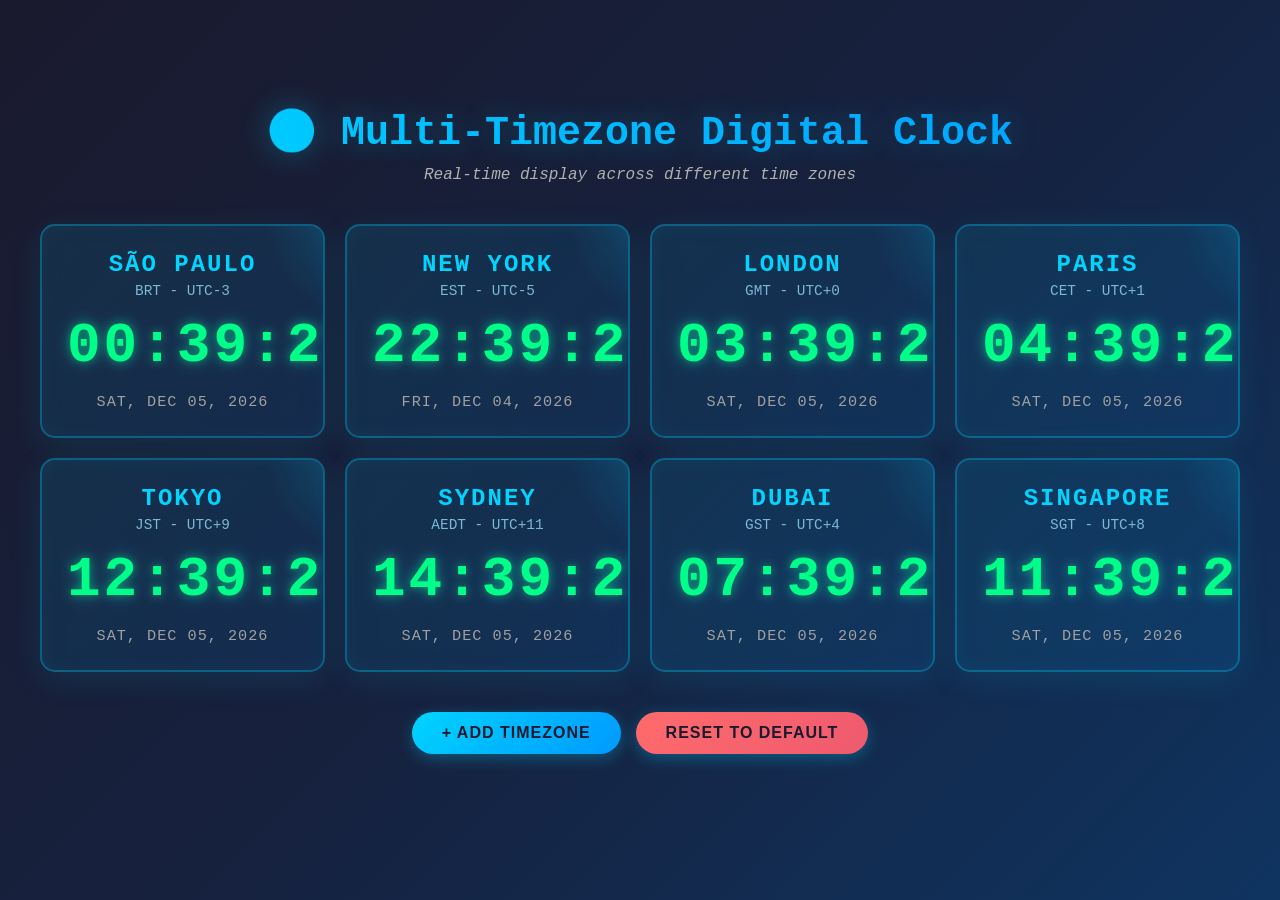
<file: clock-index.html>
<!DOCTYPE html>
<html lang="en">
<head>
    <meta charset="UTF-8">
    <meta name="viewport" content="width=device-width, initial-scale=1.0">
    <title>Digital Multi-Timezone Clock</title>
    <link rel="stylesheet" href="clock-style.css">
</head>
<body>
    <div class="container">
        <h1>🌍 Multi-Timezone Digital Clock</h1>
        <p class="subtitle">Real-time display across different time zones</p>
        
        <div class="clock-grid">
            <!-- São Paulo, Brazil -->
            <div class="clock-card">
                <div class="timezone-name">São Paulo</div>
                <div class="timezone-code">BRT - UTC-3</div>
                <div class="digital-time" id="clock-brasilia">00:00:00</div>
                <div class="date" id="date-brasilia">Loading...</div>
            </div>

            <!-- New York, USA -->
            <div class="clock-card">
                <div class="timezone-name">New York</div>
                <div class="timezone-code">EST - UTC-5</div>
                <div class="digital-time" id="clock-newyork">00:00:00</div>
                <div class="date" id="date-newyork">Loading...</div>
            </div>

            <!-- London, UK -->
            <div class="clock-card">
                <div class="timezone-name">London</div>
                <div class="timezone-code">GMT - UTC+0</div>
                <div class="digital-time" id="clock-london">00:00:00</div>
                <div class="date" id="date-london">Loading...</div>
            </div>

            <!-- Paris, France -->
            <div class="clock-card">
                <div class="timezone-name">Paris</div>
                <div class="timezone-code">CET - UTC+1</div>
                <div class="digital-time" id="clock-paris">00:00:00</div>
                <div class="date" id="date-paris">Loading...</div>
            </div>

            <!-- Tokyo, Japan -->
            <div class="clock-card">
                <div class="timezone-name">Tokyo</div>
                <div class="timezone-code">JST - UTC+9</div>
                <div class="digital-time" id="clock-tokyo">00:00:00</div>
                <div class="date" id="date-tokyo">Loading...</div>
            </div>

            <!-- Sydney, Australia -->
            <div class="clock-card">
                <div class="timezone-name">Sydney</div>
                <div class="timezone-code">AEDT - UTC+11</div>
                <div class="digital-time" id="clock-sydney">00:00:00</div>
                <div class="date" id="date-sydney">Loading...</div>
            </div>

            <!-- Dubai, UAE -->
            <div class="clock-card">
                <div class="timezone-name">Dubai</div>
                <div class="timezone-code">GST - UTC+4</div>
                <div class="digital-time" id="clock-dubai">00:00:00</div>
                <div class="date" id="date-dubai">Loading...</div>
            </div>

            <!-- Singapore -->
            <div class="clock-card">
                <div class="timezone-name">Singapore</div>
                <div class="timezone-code">SGT - UTC+8</div>
                <div class="digital-time" id="clock-singapore">00:00:00</div>
                <div class="date" id="date-singapore">Loading...</div>
            </div>
        </div>

        <div class="controls">
            <button id="add-timezone-btn" class="btn">+ Add Timezone</button>
            <button id="reset-btn" class="btn btn-secondary">Reset to Default</button>
        </div>

        <div id="custom-timezone-modal" class="modal">
            <div class="modal-content">
                <span class="close">&times;</span>
                <h2>Add Custom Timezone</h2>
                <input type="text" id="timezone-input" placeholder="e.g., America/Los_Angeles">
                <input type="text" id="timezone-label" placeholder="e.g., Los Angeles">
                <button id="add-custom-btn" class="btn">Add</button>
                <p class="info-text">Use IANA timezone identifiers (e.g., Europe/Berlin, Asia/Bangkok)</p>
            </div>
        </div>
    </div>

    <script src="clock-script.js"></script>
</body>
</html>
</file>
<file: clock-style.css>
* {
    margin: 0;
    padding: 0;
    box-sizing: border-box;
}

body {
    font-family: 'Courier New', monospace;
    background: linear-gradient(135deg, #1a1a2e 0%, #16213e 50%, #0f3460 100%);
    min-height: 100vh;
    display: flex;
    justify-content: center;
    align-items: center;
    padding: 20px;
    color: #fff;
}

.container {
    max-width: 1200px;
    width: 100%;
}

h1 {
    font-size: 2.5em;
    text-align: center;
    margin-bottom: 10px;
    background: linear-gradient(45deg, #00d4ff, #0099ff);
    -webkit-background-clip: text;
    -webkit-text-fill-color: transparent;
    background-clip: text;
    text-shadow: 0 0 30px rgba(0, 212, 255, 0.3);
}

.subtitle {
    text-align: center;
    color: #b0b0b0;
    font-size: 1em;
    margin-bottom: 40px;
    font-style: italic;
}

.clock-grid {
    display: grid;
    grid-template-columns: repeat(auto-fit, minmax(280px, 1fr));
    gap: 20px;
    margin-bottom: 40px;
}

.clock-card {
    background: linear-gradient(135deg, rgba(0, 212, 255, 0.1) 0%, rgba(0, 153, 255, 0.1) 100%);
    border: 2px solid rgba(0, 212, 255, 0.3);
    border-radius: 15px;
    padding: 25px;
    text-align: center;
    backdrop-filter: blur(10px);
    transition: all 0.3s ease;
    box-shadow: 0 8px 32px rgba(0, 212, 255, 0.1), inset 0 0 20px rgba(0, 212, 255, 0.05);
    position: relative;
    overflow: hidden;
}

.clock-card::before {
    content: '';
    position: absolute;
    top: -50%;
    right: -50%;
    width: 200px;
    height: 200px;
    background: radial-gradient(circle, rgba(0, 212, 255, 0.2) 0%, transparent 70%);
    animation: pulse 3s ease-in-out infinite;
}

@keyframes pulse {
    0%, 100% {
        transform: scale(1);
        opacity: 0.5;
    }
    50% {
        transform: scale(1.1);
        opacity: 0.8;
    }
}

.clock-card:hover {
    border-color: rgba(0, 212, 255, 0.6);
    background: linear-gradient(135deg, rgba(0, 212, 255, 0.15) 0%, rgba(0, 153, 255, 0.15) 100%);
    box-shadow: 0 8px 32px rgba(0, 212, 255, 0.2), inset 0 0 20px rgba(0, 212, 255, 0.1);
    transform: translateY(-5px);
}

.timezone-name {
    font-size: 1.5em;
    font-weight: bold;
    margin-bottom: 5px;
    color: #00d4ff;
    text-transform: uppercase;
    letter-spacing: 2px;
}

.timezone-code {
    font-size: 0.9em;
    color: #7ab8d4;
    margin-bottom: 15px;
    text-transform: uppercase;
}

.digital-time {
    font-size: 3.5em;
    font-weight: bold;
    color: #00ff88;
    margin: 15px 0;
    text-shadow: 0 0 10px rgba(0, 255, 136, 0.5), 0 0 20px rgba(0, 212, 255, 0.3);
    font-family: 'Courier New', monospace;
    letter-spacing: 3px;
    animation: flicker 0.15s infinite;
}

@keyframes flicker {
    0%, 100% {
        text-shadow: 0 0 10px rgba(0, 255, 136, 0.5), 0 0 20px rgba(0, 212, 255, 0.3);
    }
    50% {
        text-shadow: 0 0 10px rgba(0, 255, 136, 0.3), 0 0 20px rgba(0, 212, 255, 0.2);
    }
}

.date {
    font-size: 0.95em;
    color: #a0a0a0;
    margin-top: 10px;
    text-transform: uppercase;
    letter-spacing: 1px;
}

.controls {
    display: flex;
    justify-content: center;
    gap: 15px;
    flex-wrap: wrap;
    margin-bottom: 40px;
}

.btn {
    background: linear-gradient(135deg, #00d4ff 0%, #0099ff 100%);
    color: #1a1a2e;
    border: none;
    padding: 12px 30px;
    font-size: 1em;
    border-radius: 25px;
    cursor: pointer;
    font-weight: bold;
    transition: all 0.3s ease;
    text-transform: uppercase;
    letter-spacing: 1px;
    box-shadow: 0 4px 15px rgba(0, 212, 255, 0.3);
}

.btn:hover {
    transform: translateY(-3px);
    box-shadow: 0 8px 25px rgba(0, 212, 255, 0.5);
}

.btn:active {
    transform: translateY(-1px);
}

.btn-secondary {
    background: linear-gradient(135deg, #ff6b6b 0%, #ee5a6f 100%);
}

.btn-secondary:hover {
    box-shadow: 0 8px 25px rgba(255, 107, 107, 0.5);
}

/* Modal Styles */
.modal {
    display: none;
    position: fixed;
    z-index: 1000;
    left: 0;
    top: 0;
    width: 100%;
    height: 100%;
    background-color: rgba(0, 0, 0, 0.7);
    backdrop-filter: blur(5px);
    animation: fadeIn 0.3s ease;
}

@keyframes fadeIn {
    from {
        opacity: 0;
    }
    to {
        opacity: 1;
    }
}

.modal-content {
    background: linear-gradient(135deg, #1a1a2e 0%, #16213e 100%);
    margin: 15% auto;
    padding: 30px;
    border: 2px solid rgba(0, 212, 255, 0.3);
    border-radius: 15px;
    width: 90%;
    max-width: 400px;
    box-shadow: 0 4px 20px rgba(0, 0, 0, 0.3);
    animation: slideIn 0.3s ease;
}

@keyframes slideIn {
    from {
        transform: translateY(-50px);
        opacity: 0;
    }
    to {
        transform: translateY(0);
        opacity: 1;
    }
}

.modal-content h2 {
    color: #00d4ff;
    margin-bottom: 20px;
    text-align: center;
    text-transform: uppercase;
    letter-spacing: 2px;
}

.modal-content input {
    width: 100%;
    padding: 12px;
    margin-bottom: 15px;
    background: rgba(0, 212, 255, 0.1);
    border: 1px solid rgba(0, 212, 255, 0.3);
    color: #fff;
    border-radius: 8px;
    font-family: 'Courier New', monospace;
    font-size: 1em;
    transition: all 0.3s ease;
}

.modal-content input:focus {
    outline: none;
    border-color: rgba(0, 212, 255, 0.6);
    background: rgba(0, 212, 255, 0.15);
    box-shadow: 0 0 10px rgba(0, 212, 255, 0.2);
}

.modal-content input::placeholder {
    color: #666;
}

.close {
    color: #00d4ff;
    float: right;
    font-size: 2em;
    font-weight: bold;
    cursor: pointer;
    transition: color 0.3s ease;
}

.close:hover {
    color: #ff6b6b;
}

.info-text {
    color: #7ab8d4;
    font-size: 0.85em;
    text-align: center;
    margin-top: 15px;
}

/* Responsive Design */
@media (max-width: 768px) {
    h1 {
        font-size: 2em;
    }

    .clock-grid {
        grid-template-columns: repeat(auto-fit, minmax(250px, 1fr));
        gap: 15px;
    }

    .clock-card {
        padding: 20px;
    }

    .digital-time {
        font-size: 2.5em;
        letter-spacing: 2px;
    }

    .timezone-name {
        font-size: 1.2em;
    }

    .modal-content {
        margin: 30% auto;
        padding: 20px;
    }
}

@media (max-width: 480px) {
    h1 {
        font-size: 1.5em;
    }

    .clock-grid {
        grid-template-columns: 1fr;
        gap: 12px;
    }

    .clock-card {
        padding: 15px;
    }

    .digital-time {
        font-size: 2em;
        letter-spacing: 1px;
    }

    .timezone-name {
        font-size: 1em;
    }

    .controls {
        gap: 10px;
    }

    .btn {
        padding: 10px 20px;
        font-size: 0.9em;
    }
}
</file>
